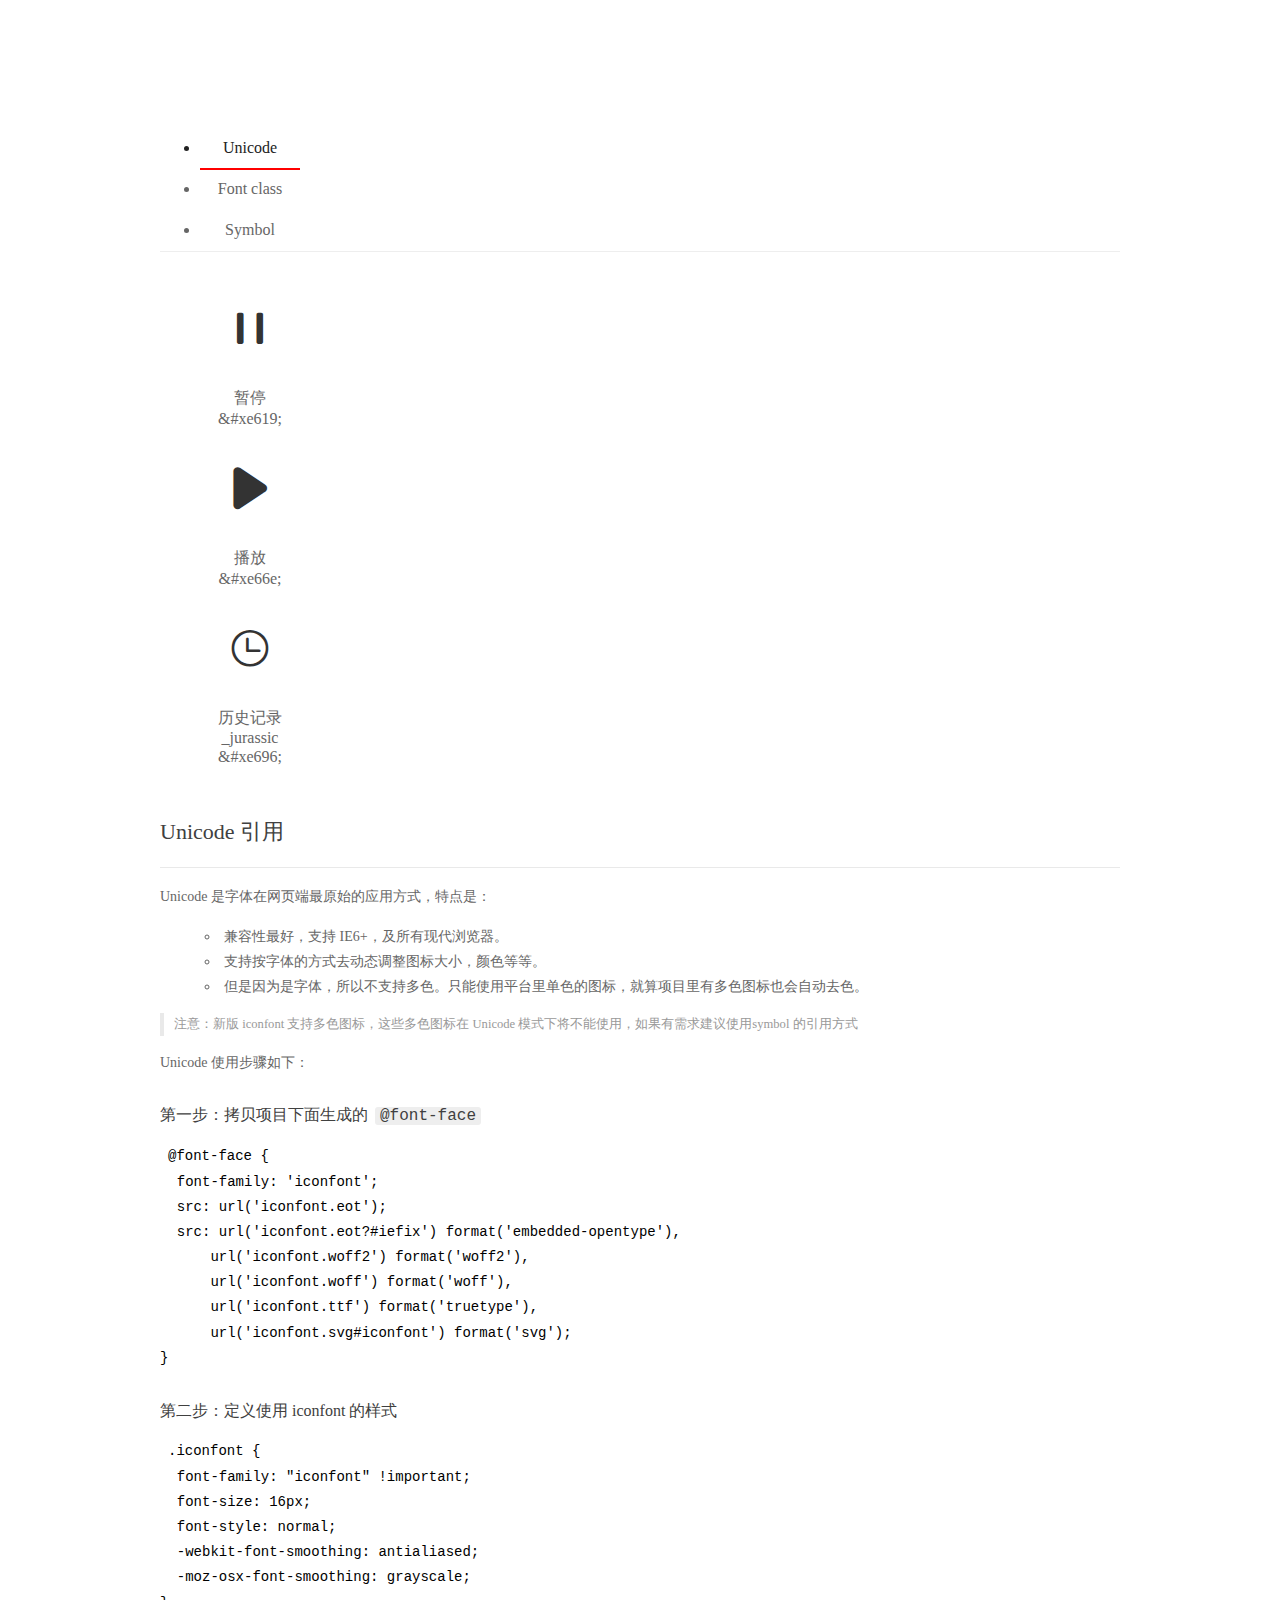
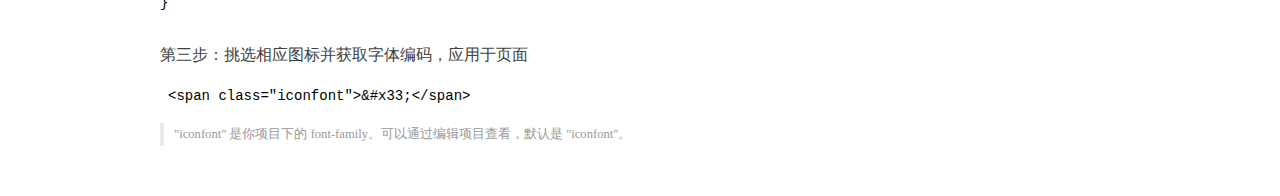
<file: music/font_57cuezkjuki/demo_index.html>
<!DOCTYPE html>
<html>
<head>
  <meta charset="utf-8"/>
  <title>IconFont Demo</title>
  <link rel="shortcut icon" href="https://img.alicdn.com/tps/i4/TB1_oz6GVXXXXaFXpXXJDFnIXXX-64-64.ico" type="image/x-icon"/>
  <link rel="stylesheet" href="https://g.alicdn.com/thx/cube/1.3.2/cube.min.css">
  <link rel="stylesheet" href="demo.css">
  <link rel="stylesheet" href="iconfont.css">
  <script src="iconfont.js"></script>
  <!-- jQuery -->
  <script src="https://a1.alicdn.com/oss/uploads/2018/12/26/7bfddb60-08e8-11e9-9b04-53e73bb6408b.js"></script>
  <!-- 代码高亮 -->
  <script src="https://a1.alicdn.com/oss/uploads/2018/12/26/a3f714d0-08e6-11e9-8a15-ebf944d7534c.js"></script>
</head>
<body>
  <div class="main">
    <h1 class="logo"><a href="https://www.iconfont.cn/" title="iconfont 首页" target="_blank">&#xe86b;</a></h1>
    <div class="nav-tabs">
      <ul id="tabs" class="dib-box">
        <li class="dib active"><span>Unicode</span></li>
        <li class="dib"><span>Font class</span></li>
        <li class="dib"><span>Symbol</span></li>
      </ul>
      
    </div>
    <div class="tab-container">
      <div class="content unicode" style="display: block;">
          <ul class="icon_lists dib-box">
          
            <li class="dib">
              <span class="icon iconfont">&#xe619;</span>
                <div class="name">暂停</div>
                <div class="code-name">&amp;#xe619;</div>
              </li>
          
            <li class="dib">
              <span class="icon iconfont">&#xe66e;</span>
                <div class="name">播放</div>
                <div class="code-name">&amp;#xe66e;</div>
              </li>
          
            <li class="dib">
              <span class="icon iconfont">&#xe696;</span>
                <div class="name">历史记录_jurassic</div>
                <div class="code-name">&amp;#xe696;</div>
              </li>
          
          </ul>
          <div class="article markdown">
          <h2 id="unicode-">Unicode 引用</h2>
          <hr>

          <p>Unicode 是字体在网页端最原始的应用方式，特点是：</p>
          <ul>
            <li>兼容性最好，支持 IE6+，及所有现代浏览器。</li>
            <li>支持按字体的方式去动态调整图标大小，颜色等等。</li>
            <li>但是因为是字体，所以不支持多色。只能使用平台里单色的图标，就算项目里有多色图标也会自动去色。</li>
          </ul>
          <blockquote>
            <p>注意：新版 iconfont 支持多色图标，这些多色图标在 Unicode 模式下将不能使用，如果有需求建议使用symbol 的引用方式</p>
          </blockquote>
          <p>Unicode 使用步骤如下：</p>
          <h3 id="-font-face">第一步：拷贝项目下面生成的 <code>@font-face</code></h3>
<pre><code class="language-css"
>@font-face {
  font-family: 'iconfont';
  src: url('iconfont.eot');
  src: url('iconfont.eot?#iefix') format('embedded-opentype'),
      url('iconfont.woff2') format('woff2'),
      url('iconfont.woff') format('woff'),
      url('iconfont.ttf') format('truetype'),
      url('iconfont.svg#iconfont') format('svg');
}
</code></pre>
          <h3 id="-iconfont-">第二步：定义使用 iconfont 的样式</h3>
<pre><code class="language-css"
>.iconfont {
  font-family: "iconfont" !important;
  font-size: 16px;
  font-style: normal;
  -webkit-font-smoothing: antialiased;
  -moz-osx-font-smoothing: grayscale;
}
</code></pre>
          <h3 id="-">第三步：挑选相应图标并获取字体编码，应用于页面</h3>
<pre>
<code class="language-html"
>&lt;span class="iconfont"&gt;&amp;#x33;&lt;/span&gt;
</code></pre>
          <blockquote>
            <p>"iconfont" 是你项目下的 font-family。可以通过编辑项目查看，默认是 "iconfont"。</p>
          </blockquote>
          </div>
      </div>
      <div class="content font-class">
        <ul class="icon_lists dib-box">
          
          <li class="dib">
            <span class="icon iconfont icon-zanting"></span>
            <div class="name">
              暂停
            </div>
            <div class="code-name">.icon-zanting
            </div>
          </li>
          
          <li class="dib">
            <span class="icon iconfont icon-bofang"></span>
            <div class="name">
              播放
            </div>
            <div class="code-name">.icon-bofang
            </div>
          </li>
          
          <li class="dib">
            <span class="icon iconfont icon-jurassic_wait"></span>
            <div class="name">
              历史记录_jurassic
            </div>
            <div class="code-name">.icon-jurassic_wait
            </div>
          </li>
          
        </ul>
        <div class="article markdown">
        <h2 id="font-class-">font-class 引用</h2>
        <hr>

        <p>font-class 是 Unicode 使用方式的一种变种，主要是解决 Unicode 书写不直观，语意不明确的问题。</p>
        <p>与 Unicode 使用方式相比，具有如下特点：</p>
        <ul>
          <li>兼容性良好，支持 IE8+，及所有现代浏览器。</li>
          <li>相比于 Unicode 语意明确，书写更直观。可以很容易分辨这个 icon 是什么。</li>
          <li>因为使用 class 来定义图标，所以当要替换图标时，只需要修改 class 里面的 Unicode 引用。</li>
          <li>不过因为本质上还是使用的字体，所以多色图标还是不支持的。</li>
        </ul>
        <p>使用步骤如下：</p>
        <h3 id="-fontclass-">第一步：引入项目下面生成的 fontclass 代码：</h3>
<pre><code class="language-html">&lt;link rel="stylesheet" href="./iconfont.css"&gt;
</code></pre>
        <h3 id="-">第二步：挑选相应图标并获取类名，应用于页面：</h3>
<pre><code class="language-html">&lt;span class="iconfont icon-xxx"&gt;&lt;/span&gt;
</code></pre>
        <blockquote>
          <p>"
            iconfont" 是你项目下的 font-family。可以通过编辑项目查看，默认是 "iconfont"。</p>
        </blockquote>
      </div>
      </div>
      <div class="content symbol">
          <ul class="icon_lists dib-box">
          
            <li class="dib">
                <svg class="icon svg-icon" aria-hidden="true">
                  <use xlink:href="#icon-zanting"></use>
                </svg>
                <div class="name">暂停</div>
                <div class="code-name">#icon-zanting</div>
            </li>
          
            <li class="dib">
                <svg class="icon svg-icon" aria-hidden="true">
                  <use xlink:href="#icon-bofang"></use>
                </svg>
                <div class="name">播放</div>
                <div class="code-name">#icon-bofang</div>
            </li>
          
            <li class="dib">
                <svg class="icon svg-icon" aria-hidden="true">
                  <use xlink:href="#icon-jurassic_wait"></use>
                </svg>
                <div class="name">历史记录_jurassic</div>
                <div class="code-name">#icon-jurassic_wait</div>
            </li>
          
          </ul>
          <div class="article markdown">
          <h2 id="symbol-">Symbol 引用</h2>
          <hr>

          <p>这是一种全新的使用方式，应该说这才是未来的主流，也是平台目前推荐的用法。相关介绍可以参考这篇<a href="">文章</a>
            这种用法其实是做了一个 SVG 的集合，与另外两种相比具有如下特点：</p>
          <ul>
            <li>支持多色图标了，不再受单色限制。</li>
            <li>通过一些技巧，支持像字体那样，通过 <code>font-size</code>, <code>color</code> 来调整样式。</li>
            <li>兼容性较差，支持 IE9+，及现代浏览器。</li>
            <li>浏览器渲染 SVG 的性能一般，还不如 png。</li>
          </ul>
          <p>使用步骤如下：</p>
          <h3 id="-symbol-">第一步：引入项目下面生成的 symbol 代码：</h3>
<pre><code class="language-html">&lt;script src="./iconfont.js"&gt;&lt;/script&gt;
</code></pre>
          <h3 id="-css-">第二步：加入通用 CSS 代码（引入一次就行）：</h3>
<pre><code class="language-html">&lt;style&gt;
.icon {
  width: 1em;
  height: 1em;
  vertical-align: -0.15em;
  fill: currentColor;
  overflow: hidden;
}
&lt;/style&gt;
</code></pre>
          <h3 id="-">第三步：挑选相应图标并获取类名，应用于页面：</h3>
<pre><code class="language-html">&lt;svg class="icon" aria-hidden="true"&gt;
  &lt;use xlink:href="#icon-xxx"&gt;&lt;/use&gt;
&lt;/svg&gt;
</code></pre>
          </div>
      </div>

    </div>
  </div>
  <script>
  $(document).ready(function () {
      $('.tab-container .content:first').show()

      $('#tabs li').click(function (e) {
        var tabContent = $('.tab-container .content')
        var index = $(this).index()

        if ($(this).hasClass('active')) {
          return
        } else {
          $('#tabs li').removeClass('active')
          $(this).addClass('active')

          tabContent.hide().eq(index).fadeIn()
        }
      })
    })
  </script>
</body>
</html>
</file>
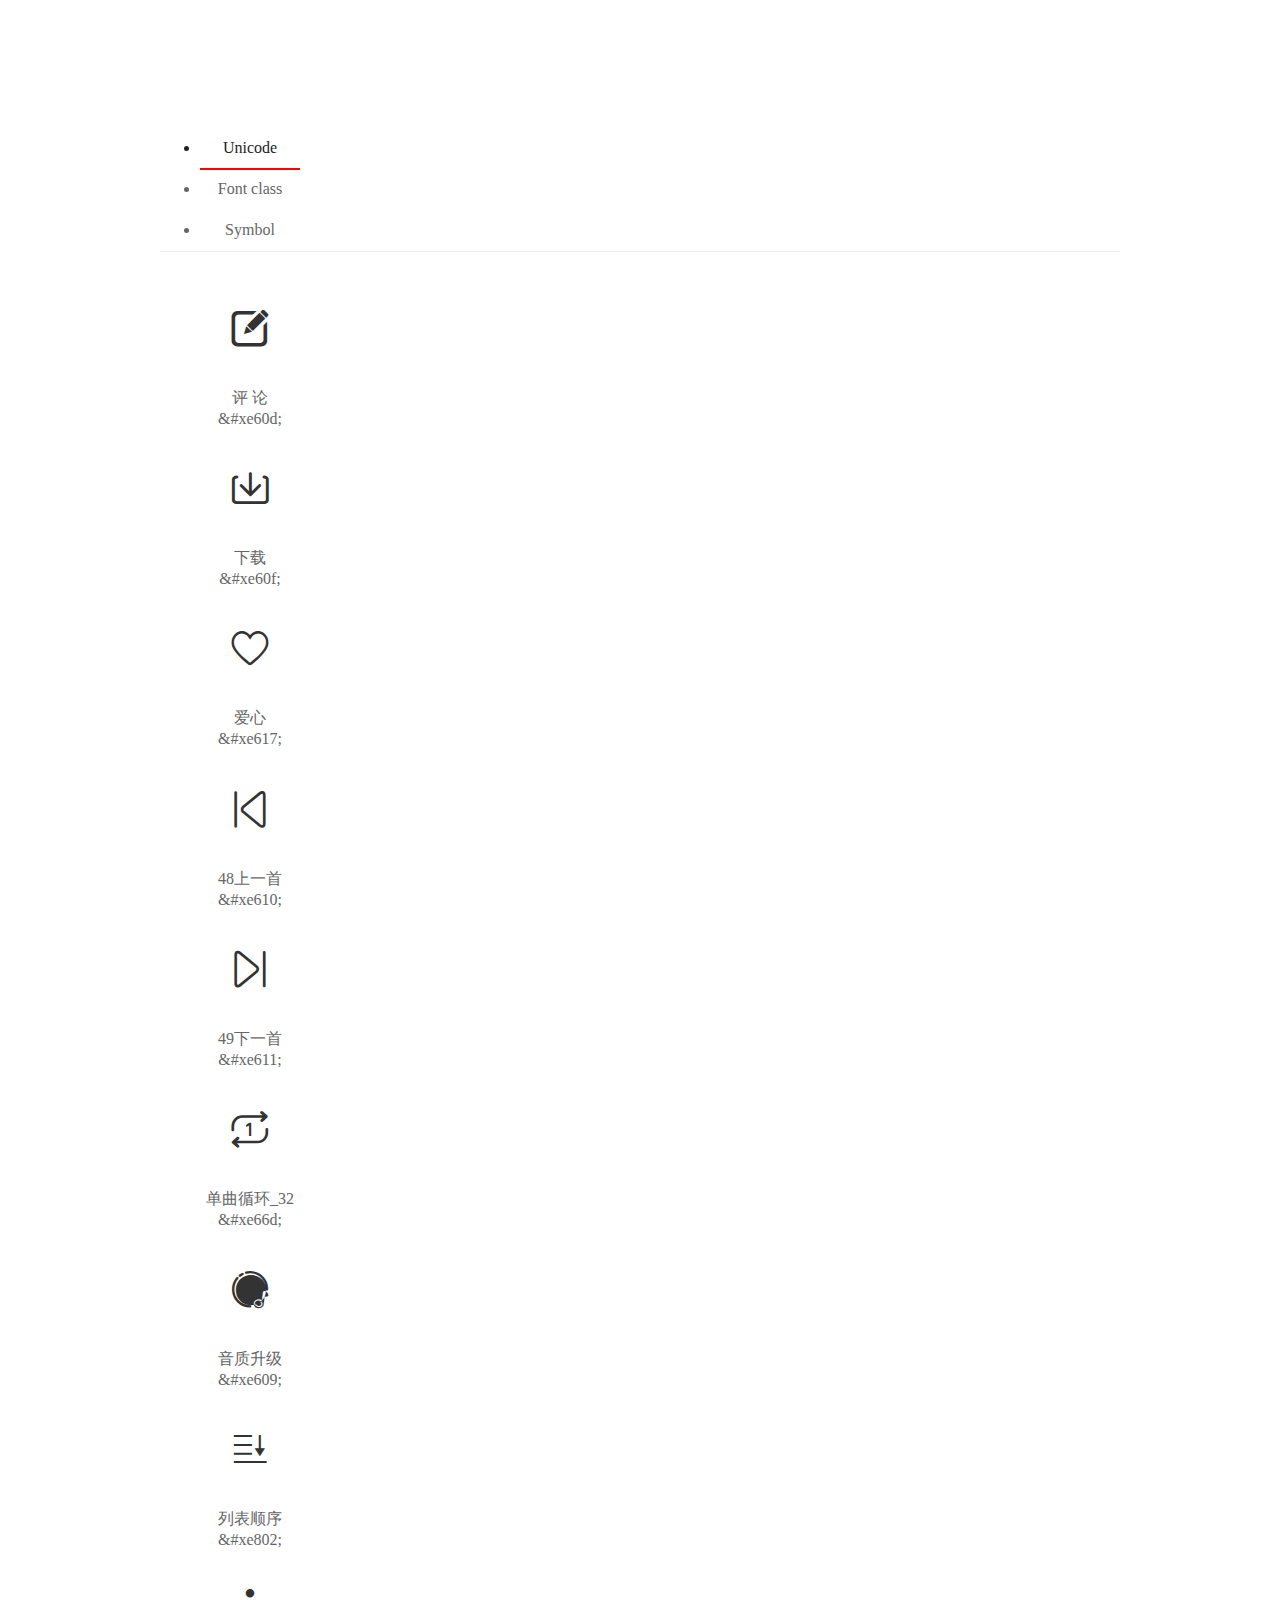
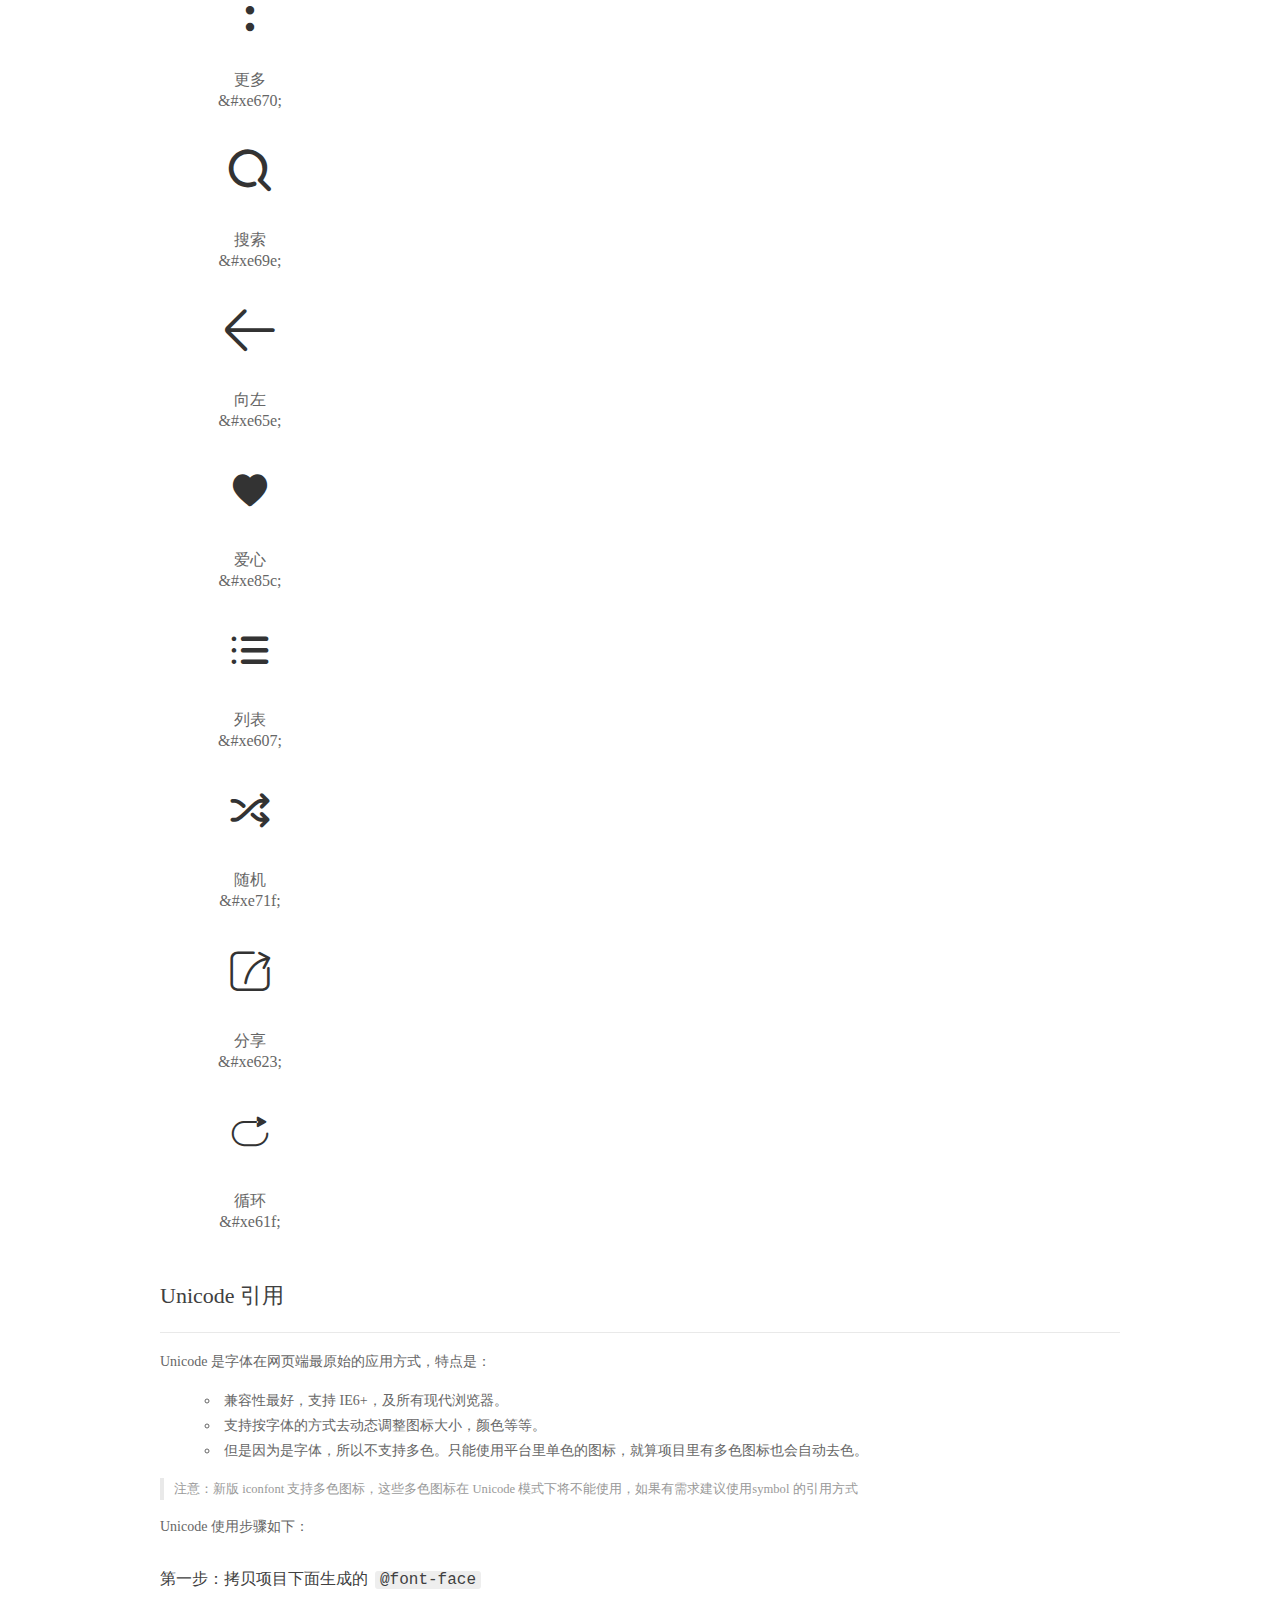
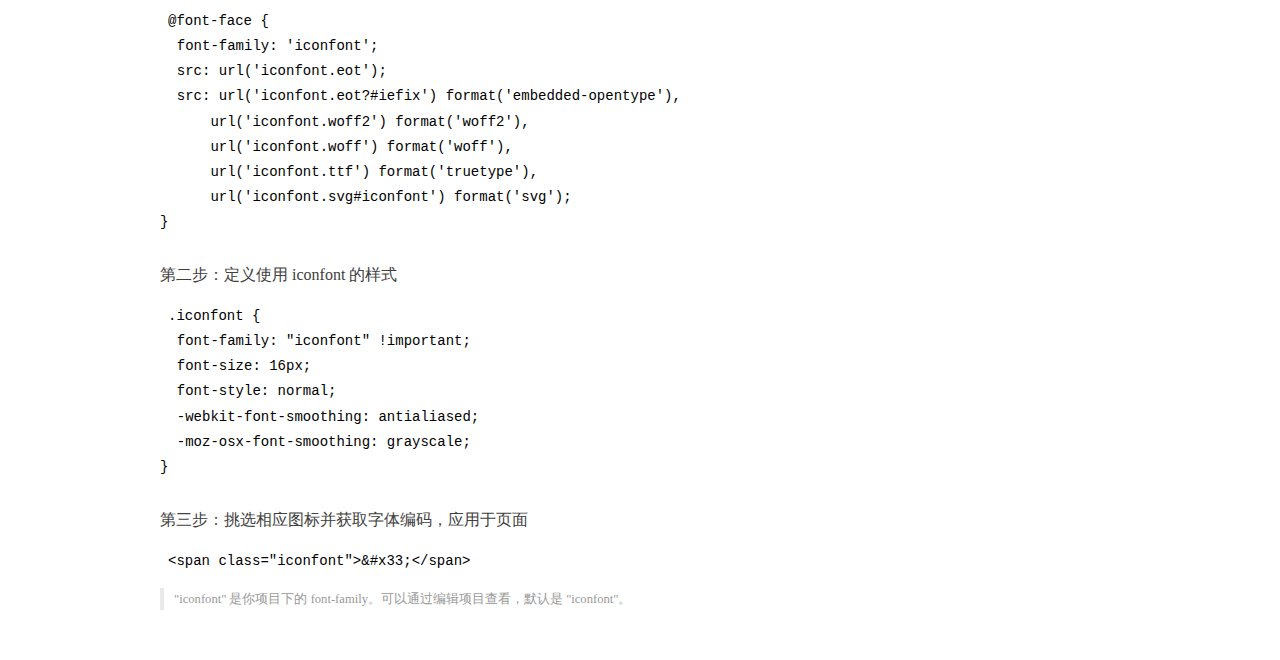
<file: music/font_5f2q20r25ia/demo_index.html>
<!DOCTYPE html>
<html>
<head>
  <meta charset="utf-8"/>
  <title>IconFont Demo</title>
  <link rel="shortcut icon" href="https://img.alicdn.com/tps/i4/TB1_oz6GVXXXXaFXpXXJDFnIXXX-64-64.ico" type="image/x-icon"/>
  <link rel="stylesheet" href="https://g.alicdn.com/thx/cube/1.3.2/cube.min.css">
  <link rel="stylesheet" href="demo.css">
  <link rel="stylesheet" href="iconfont.css">
  <script src="iconfont.js"></script>
  <!-- jQuery -->
  <script src="https://a1.alicdn.com/oss/uploads/2018/12/26/7bfddb60-08e8-11e9-9b04-53e73bb6408b.js"></script>
  <!-- 代码高亮 -->
  <script src="https://a1.alicdn.com/oss/uploads/2018/12/26/a3f714d0-08e6-11e9-8a15-ebf944d7534c.js"></script>
</head>
<body>
  <div class="main">
    <h1 class="logo"><a href="https://www.iconfont.cn/" title="iconfont 首页" target="_blank">&#xe86b;</a></h1>
    <div class="nav-tabs">
      <ul id="tabs" class="dib-box">
        <li class="dib active"><span>Unicode</span></li>
        <li class="dib"><span>Font class</span></li>
        <li class="dib"><span>Symbol</span></li>
      </ul>
      
    </div>
    <div class="tab-container">
      <div class="content unicode" style="display: block;">
          <ul class="icon_lists dib-box">
          
            <li class="dib">
              <span class="icon iconfont">&#xe60d;</span>
                <div class="name">评 论</div>
                <div class="code-name">&amp;#xe60d;</div>
              </li>
          
            <li class="dib">
              <span class="icon iconfont">&#xe60f;</span>
                <div class="name">下载</div>
                <div class="code-name">&amp;#xe60f;</div>
              </li>
          
            <li class="dib">
              <span class="icon iconfont">&#xe617;</span>
                <div class="name">爱心</div>
                <div class="code-name">&amp;#xe617;</div>
              </li>
          
            <li class="dib">
              <span class="icon iconfont">&#xe610;</span>
                <div class="name">48上一首</div>
                <div class="code-name">&amp;#xe610;</div>
              </li>
          
            <li class="dib">
              <span class="icon iconfont">&#xe611;</span>
                <div class="name">49下一首</div>
                <div class="code-name">&amp;#xe611;</div>
              </li>
          
            <li class="dib">
              <span class="icon iconfont">&#xe66d;</span>
                <div class="name">单曲循环_32</div>
                <div class="code-name">&amp;#xe66d;</div>
              </li>
          
            <li class="dib">
              <span class="icon iconfont">&#xe609;</span>
                <div class="name">音质升级</div>
                <div class="code-name">&amp;#xe609;</div>
              </li>
          
            <li class="dib">
              <span class="icon iconfont">&#xe802;</span>
                <div class="name">列表顺序</div>
                <div class="code-name">&amp;#xe802;</div>
              </li>
          
            <li class="dib">
              <span class="icon iconfont">&#xe670;</span>
                <div class="name">更多</div>
                <div class="code-name">&amp;#xe670;</div>
              </li>
          
            <li class="dib">
              <span class="icon iconfont">&#xe69e;</span>
                <div class="name">搜索</div>
                <div class="code-name">&amp;#xe69e;</div>
              </li>
          
            <li class="dib">
              <span class="icon iconfont">&#xe65e;</span>
                <div class="name">向左</div>
                <div class="code-name">&amp;#xe65e;</div>
              </li>
          
            <li class="dib">
              <span class="icon iconfont">&#xe85c;</span>
                <div class="name">爱心</div>
                <div class="code-name">&amp;#xe85c;</div>
              </li>
          
            <li class="dib">
              <span class="icon iconfont">&#xe607;</span>
                <div class="name">列表</div>
                <div class="code-name">&amp;#xe607;</div>
              </li>
          
            <li class="dib">
              <span class="icon iconfont">&#xe71f;</span>
                <div class="name">随机</div>
                <div class="code-name">&amp;#xe71f;</div>
              </li>
          
            <li class="dib">
              <span class="icon iconfont">&#xe623;</span>
                <div class="name">分享</div>
                <div class="code-name">&amp;#xe623;</div>
              </li>
          
            <li class="dib">
              <span class="icon iconfont">&#xe61f;</span>
                <div class="name">循环</div>
                <div class="code-name">&amp;#xe61f;</div>
              </li>
          
          </ul>
          <div class="article markdown">
          <h2 id="unicode-">Unicode 引用</h2>
          <hr>

          <p>Unicode 是字体在网页端最原始的应用方式，特点是：</p>
          <ul>
            <li>兼容性最好，支持 IE6+，及所有现代浏览器。</li>
            <li>支持按字体的方式去动态调整图标大小，颜色等等。</li>
            <li>但是因为是字体，所以不支持多色。只能使用平台里单色的图标，就算项目里有多色图标也会自动去色。</li>
          </ul>
          <blockquote>
            <p>注意：新版 iconfont 支持多色图标，这些多色图标在 Unicode 模式下将不能使用，如果有需求建议使用symbol 的引用方式</p>
          </blockquote>
          <p>Unicode 使用步骤如下：</p>
          <h3 id="-font-face">第一步：拷贝项目下面生成的 <code>@font-face</code></h3>
<pre><code class="language-css"
>@font-face {
  font-family: 'iconfont';
  src: url('iconfont.eot');
  src: url('iconfont.eot?#iefix') format('embedded-opentype'),
      url('iconfont.woff2') format('woff2'),
      url('iconfont.woff') format('woff'),
      url('iconfont.ttf') format('truetype'),
      url('iconfont.svg#iconfont') format('svg');
}
</code></pre>
          <h3 id="-iconfont-">第二步：定义使用 iconfont 的样式</h3>
<pre><code class="language-css"
>.iconfont {
  font-family: "iconfont" !important;
  font-size: 16px;
  font-style: normal;
  -webkit-font-smoothing: antialiased;
  -moz-osx-font-smoothing: grayscale;
}
</code></pre>
          <h3 id="-">第三步：挑选相应图标并获取字体编码，应用于页面</h3>
<pre>
<code class="language-html"
>&lt;span class="iconfont"&gt;&amp;#x33;&lt;/span&gt;
</code></pre>
          <blockquote>
            <p>"iconfont" 是你项目下的 font-family。可以通过编辑项目查看，默认是 "iconfont"。</p>
          </blockquote>
          </div>
      </div>
      <div class="content font-class">
        <ul class="icon_lists dib-box">
          
          <li class="dib">
            <span class="icon iconfont icon-pinglun"></span>
            <div class="name">
              评 论
            </div>
            <div class="code-name">.icon-pinglun
            </div>
          </li>
          
          <li class="dib">
            <span class="icon iconfont icon-xiazai"></span>
            <div class="name">
              下载
            </div>
            <div class="code-name">.icon-xiazai
            </div>
          </li>
          
          <li class="dib">
            <span class="icon iconfont icon-aixin"></span>
            <div class="name">
              爱心
            </div>
            <div class="code-name">.icon-aixin
            </div>
          </li>
          
          <li class="dib">
            <span class="icon iconfont icon-48shangyishou"></span>
            <div class="name">
              48上一首
            </div>
            <div class="code-name">.icon-48shangyishou
            </div>
          </li>
          
          <li class="dib">
            <span class="icon iconfont icon-49xiayishou"></span>
            <div class="name">
              49下一首
            </div>
            <div class="code-name">.icon-49xiayishou
            </div>
          </li>
          
          <li class="dib">
            <span class="icon iconfont icon-danquxunhuan"></span>
            <div class="name">
              单曲循环_32
            </div>
            <div class="code-name">.icon-danquxunhuan
            </div>
          </li>
          
          <li class="dib">
            <span class="icon iconfont icon-yinzhishengji"></span>
            <div class="name">
              音质升级
            </div>
            <div class="code-name">.icon-yinzhishengji
            </div>
          </li>
          
          <li class="dib">
            <span class="icon iconfont icon-liebiaoshunxu"></span>
            <div class="name">
              列表顺序
            </div>
            <div class="code-name">.icon-liebiaoshunxu
            </div>
          </li>
          
          <li class="dib">
            <span class="icon iconfont icon-gengduo"></span>
            <div class="name">
              更多
            </div>
            <div class="code-name">.icon-gengduo
            </div>
          </li>
          
          <li class="dib">
            <span class="icon iconfont icon-sousuo"></span>
            <div class="name">
              搜索
            </div>
            <div class="code-name">.icon-sousuo
            </div>
          </li>
          
          <li class="dib">
            <span class="icon iconfont icon-xiangzuo"></span>
            <div class="name">
              向左
            </div>
            <div class="code-name">.icon-xiangzuo
            </div>
          </li>
          
          <li class="dib">
            <span class="icon iconfont icon-aixin1"></span>
            <div class="name">
              爱心
            </div>
            <div class="code-name">.icon-aixin1
            </div>
          </li>
          
          <li class="dib">
            <span class="icon iconfont icon-liebiao"></span>
            <div class="name">
              列表
            </div>
            <div class="code-name">.icon-liebiao
            </div>
          </li>
          
          <li class="dib">
            <span class="icon iconfont icon-suiji"></span>
            <div class="name">
              随机
            </div>
            <div class="code-name">.icon-suiji
            </div>
          </li>
          
          <li class="dib">
            <span class="icon iconfont icon-fenxiang"></span>
            <div class="name">
              分享
            </div>
            <div class="code-name">.icon-fenxiang
            </div>
          </li>
          
          <li class="dib">
            <span class="icon iconfont icon-xunhuan"></span>
            <div class="name">
              循环
            </div>
            <div class="code-name">.icon-xunhuan
            </div>
          </li>
          
        </ul>
        <div class="article markdown">
        <h2 id="font-class-">font-class 引用</h2>
        <hr>

        <p>font-class 是 Unicode 使用方式的一种变种，主要是解决 Unicode 书写不直观，语意不明确的问题。</p>
        <p>与 Unicode 使用方式相比，具有如下特点：</p>
        <ul>
          <li>兼容性良好，支持 IE8+，及所有现代浏览器。</li>
          <li>相比于 Unicode 语意明确，书写更直观。可以很容易分辨这个 icon 是什么。</li>
          <li>因为使用 class 来定义图标，所以当要替换图标时，只需要修改 class 里面的 Unicode 引用。</li>
          <li>不过因为本质上还是使用的字体，所以多色图标还是不支持的。</li>
        </ul>
        <p>使用步骤如下：</p>
        <h3 id="-fontclass-">第一步：引入项目下面生成的 fontclass 代码：</h3>
<pre><code class="language-html">&lt;link rel="stylesheet" href="./iconfont.css"&gt;
</code></pre>
        <h3 id="-">第二步：挑选相应图标并获取类名，应用于页面：</h3>
<pre><code class="language-html">&lt;span class="iconfont icon-xxx"&gt;&lt;/span&gt;
</code></pre>
        <blockquote>
          <p>"
            iconfont" 是你项目下的 font-family。可以通过编辑项目查看，默认是 "iconfont"。</p>
        </blockquote>
      </div>
      </div>
      <div class="content symbol">
          <ul class="icon_lists dib-box">
          
            <li class="dib">
                <svg class="icon svg-icon" aria-hidden="true">
                  <use xlink:href="#icon-pinglun"></use>
                </svg>
                <div class="name">评 论</div>
                <div class="code-name">#icon-pinglun</div>
            </li>
          
            <li class="dib">
                <svg class="icon svg-icon" aria-hidden="true">
                  <use xlink:href="#icon-xiazai"></use>
                </svg>
                <div class="name">下载</div>
                <div class="code-name">#icon-xiazai</div>
            </li>
          
            <li class="dib">
                <svg class="icon svg-icon" aria-hidden="true">
                  <use xlink:href="#icon-aixin"></use>
                </svg>
                <div class="name">爱心</div>
                <div class="code-name">#icon-aixin</div>
            </li>
          
            <li class="dib">
                <svg class="icon svg-icon" aria-hidden="true">
                  <use xlink:href="#icon-48shangyishou"></use>
                </svg>
                <div class="name">48上一首</div>
                <div class="code-name">#icon-48shangyishou</div>
            </li>
          
            <li class="dib">
                <svg class="icon svg-icon" aria-hidden="true">
                  <use xlink:href="#icon-49xiayishou"></use>
                </svg>
                <div class="name">49下一首</div>
                <div class="code-name">#icon-49xiayishou</div>
            </li>
          
            <li class="dib">
                <svg class="icon svg-icon" aria-hidden="true">
                  <use xlink:href="#icon-danquxunhuan"></use>
                </svg>
                <div class="name">单曲循环_32</div>
                <div class="code-name">#icon-danquxunhuan</div>
            </li>
          
            <li class="dib">
                <svg class="icon svg-icon" aria-hidden="true">
                  <use xlink:href="#icon-yinzhishengji"></use>
                </svg>
                <div class="name">音质升级</div>
                <div class="code-name">#icon-yinzhishengji</div>
            </li>
          
            <li class="dib">
                <svg class="icon svg-icon" aria-hidden="true">
                  <use xlink:href="#icon-liebiaoshunxu"></use>
                </svg>
                <div class="name">列表顺序</div>
                <div class="code-name">#icon-liebiaoshunxu</div>
            </li>
          
            <li class="dib">
                <svg class="icon svg-icon" aria-hidden="true">
                  <use xlink:href="#icon-gengduo"></use>
                </svg>
                <div class="name">更多</div>
                <div class="code-name">#icon-gengduo</div>
            </li>
          
            <li class="dib">
                <svg class="icon svg-icon" aria-hidden="true">
                  <use xlink:href="#icon-sousuo"></use>
                </svg>
                <div class="name">搜索</div>
                <div class="code-name">#icon-sousuo</div>
            </li>
          
            <li class="dib">
                <svg class="icon svg-icon" aria-hidden="true">
                  <use xlink:href="#icon-xiangzuo"></use>
                </svg>
                <div class="name">向左</div>
                <div class="code-name">#icon-xiangzuo</div>
            </li>
          
            <li class="dib">
                <svg class="icon svg-icon" aria-hidden="true">
                  <use xlink:href="#icon-aixin1"></use>
                </svg>
                <div class="name">爱心</div>
                <div class="code-name">#icon-aixin1</div>
            </li>
          
            <li class="dib">
                <svg class="icon svg-icon" aria-hidden="true">
                  <use xlink:href="#icon-liebiao"></use>
                </svg>
                <div class="name">列表</div>
                <div class="code-name">#icon-liebiao</div>
            </li>
          
            <li class="dib">
                <svg class="icon svg-icon" aria-hidden="true">
                  <use xlink:href="#icon-suiji"></use>
                </svg>
                <div class="name">随机</div>
                <div class="code-name">#icon-suiji</div>
            </li>
          
            <li class="dib">
                <svg class="icon svg-icon" aria-hidden="true">
                  <use xlink:href="#icon-fenxiang"></use>
                </svg>
                <div class="name">分享</div>
                <div class="code-name">#icon-fenxiang</div>
            </li>
          
            <li class="dib">
                <svg class="icon svg-icon" aria-hidden="true">
                  <use xlink:href="#icon-xunhuan"></use>
                </svg>
                <div class="name">循环</div>
                <div class="code-name">#icon-xunhuan</div>
            </li>
          
          </ul>
          <div class="article markdown">
          <h2 id="symbol-">Symbol 引用</h2>
          <hr>

          <p>这是一种全新的使用方式，应该说这才是未来的主流，也是平台目前推荐的用法。相关介绍可以参考这篇<a href="">文章</a>
            这种用法其实是做了一个 SVG 的集合，与另外两种相比具有如下特点：</p>
          <ul>
            <li>支持多色图标了，不再受单色限制。</li>
            <li>通过一些技巧，支持像字体那样，通过 <code>font-size</code>, <code>color</code> 来调整样式。</li>
            <li>兼容性较差，支持 IE9+，及现代浏览器。</li>
            <li>浏览器渲染 SVG 的性能一般，还不如 png。</li>
          </ul>
          <p>使用步骤如下：</p>
          <h3 id="-symbol-">第一步：引入项目下面生成的 symbol 代码：</h3>
<pre><code class="language-html">&lt;script src="./iconfont.js"&gt;&lt;/script&gt;
</code></pre>
          <h3 id="-css-">第二步：加入通用 CSS 代码（引入一次就行）：</h3>
<pre><code class="language-html">&lt;style&gt;
.icon {
  width: 1em;
  height: 1em;
  vertical-align: -0.15em;
  fill: currentColor;
  overflow: hidden;
}
&lt;/style&gt;
</code></pre>
          <h3 id="-">第三步：挑选相应图标并获取类名，应用于页面：</h3>
<pre><code class="language-html">&lt;svg class="icon" aria-hidden="true"&gt;
  &lt;use xlink:href="#icon-xxx"&gt;&lt;/use&gt;
&lt;/svg&gt;
</code></pre>
          </div>
      </div>

    </div>
  </div>
  <script>
  $(document).ready(function () {
      $('.tab-container .content:first').show()

      $('#tabs li').click(function (e) {
        var tabContent = $('.tab-container .content')
        var index = $(this).index()

        if ($(this).hasClass('active')) {
          return
        } else {
          $('#tabs li').removeClass('active')
          $(this).addClass('active')

          tabContent.hide().eq(index).fadeIn()
        }
      })
    })
  </script>
</body>
</html>
</file>
<file: music/font_57cuezkjuki/demo.css>
/* Logo 字体 */
@font-face {
  font-family: "iconfont logo";
  src: url('https://at.alicdn.com/t/font_985780_km7mi63cihi.eot?t=1545807318834');
  src: url('https://at.alicdn.com/t/font_985780_km7mi63cihi.eot?t=1545807318834#iefix') format('embedded-opentype'),
    url('https://at.alicdn.com/t/font_985780_km7mi63cihi.woff?t=1545807318834') format('woff'),
    url('https://at.alicdn.com/t/font_985780_km7mi63cihi.ttf?t=1545807318834') format('truetype'),
    url('https://at.alicdn.com/t/font_985780_km7mi63cihi.svg?t=1545807318834#iconfont') format('svg');
}

.logo {
  font-family: "iconfont logo";
  font-size: 160px;
  font-style: normal;
  -webkit-font-smoothing: antialiased;
  -moz-osx-font-smoothing: grayscale;
}

/* tabs */
.nav-tabs {
  position: relative;
}

.nav-tabs .nav-more {
  position: absolute;
  right: 0;
  bottom: 0;
  height: 42px;
  line-height: 42px;
  color: #666;
}

#tabs {
  border-bottom: 1px solid #eee;
}

#tabs li {
  cursor: pointer;
  width: 100px;
  height: 40px;
  line-height: 40px;
  text-align: center;
  font-size: 16px;
  border-bottom: 2px solid transparent;
  position: relative;
  z-index: 1;
  margin-bottom: -1px;
  color: #666;
}


#tabs .active {
  border-bottom-color: #f00;
  color: #222;
}

.tab-container .content {
  display: none;
}

/* 页面布局 */
.main {
  padding: 30px 100px;
  width: 960px;
  margin: 0 auto;
}

.main .logo {
  color: #333;
  text-align: left;
  margin-bottom: 30px;
  line-height: 1;
  height: 110px;
  margin-top: -50px;
  overflow: hidden;
  *zoom: 1;
}

.main .logo a {
  font-size: 160px;
  color: #333;
}

.helps {
  margin-top: 40px;
}

.helps pre {
  padding: 20px;
  margin: 10px 0;
  border: solid 1px #e7e1cd;
  background-color: #fffdef;
  overflow: auto;
}

.icon_lists {
  width: 100% !important;
  overflow: hidden;
  *zoom: 1;
}

.icon_lists li {
  width: 100px;
  margin-bottom: 10px;
  margin-right: 20px;
  text-align: center;
  list-style: none !important;
  cursor: default;
}

.icon_lists li .code-name {
  line-height: 1.2;
}

.icon_lists .icon {
  display: block;
  height: 100px;
  line-height: 100px;
  font-size: 42px;
  margin: 10px auto;
  color: #333;
  -webkit-transition: font-size 0.25s linear, width 0.25s linear;
  -moz-transition: font-size 0.25s linear, width 0.25s linear;
  transition: font-size 0.25s linear, width 0.25s linear;
}

.icon_lists .icon:hover {
  font-size: 100px;
}

.icon_lists .svg-icon {
  /* 通过设置 font-size 来改变图标大小 */
  width: 1em;
  /* 图标和文字相邻时，垂直对齐 */
  vertical-align: -0.15em;
  /* 通过设置 color 来改变 SVG 的颜色/fill */
  fill: currentColor;
  /* path 和 stroke 溢出 viewBox 部分在 IE 下会显示
      normalize.css 中也包含这行 */
  overflow: hidden;
}

.icon_lists li .name,
.icon_lists li .code-name {
  color: #666;
}

/* markdown 样式 */
.markdown {
  color: #666;
  font-size: 14px;
  line-height: 1.8;
}

.highlight {
  line-height: 1.5;
}

.markdown img {
  vertical-align: middle;
  max-width: 100%;
}

.markdown h1 {
  color: #404040;
  font-weight: 500;
  line-height: 40px;
  margin-bottom: 24px;
}

.markdown h2,
.markdown h3,
.markdown h4,
.markdown h5,
.markdown h6 {
  color: #404040;
  margin: 1.6em 0 0.6em 0;
  font-weight: 500;
  clear: both;
}

.markdown h1 {
  font-size: 28px;
}

.markdown h2 {
  font-size: 22px;
}

.markdown h3 {
  font-size: 16px;
}

.markdown h4 {
  font-size: 14px;
}

.markdown h5 {
  font-size: 12px;
}

.markdown h6 {
  font-size: 12px;
}

.markdown hr {
  height: 1px;
  border: 0;
  background: #e9e9e9;
  margin: 16px 0;
  clear: both;
}

.markdown p {
  margin: 1em 0;
}

.markdown>p,
.markdown>blockquote,
.markdown>.highlight,
.markdown>ol,
.markdown>ul {
  width: 80%;
}

.markdown ul>li {
  list-style: circle;
}

.markdown>ul li,
.markdown blockquote ul>li {
  margin-left: 20px;
  padding-left: 4px;
}

.markdown>ul li p,
.markdown>ol li p {
  margin: 0.6em 0;
}

.markdown ol>li {
  list-style: decimal;
}

.markdown>ol li,
.markdown blockquote ol>li {
  margin-left: 20px;
  padding-left: 4px;
}

.markdown code {
  margin: 0 3px;
  padding: 0 5px;
  background: #eee;
  border-radius: 3px;
}

.markdown strong,
.markdown b {
  font-weight: 600;
}

.markdown>table {
  border-collapse: collapse;
  border-spacing: 0px;
  empty-cells: show;
  border: 1px solid #e9e9e9;
  width: 95%;
  margin-bottom: 24px;
}

.markdown>table th {
  white-space: nowrap;
  color: #333;
  font-weight: 600;
}

.markdown>table th,
.markdown>table td {
  border: 1px solid #e9e9e9;
  padding: 8px 16px;
  text-align: left;
}

.markdown>table th {
  background: #F7F7F7;
}

.markdown blockquote {
  font-size: 90%;
  color: #999;
  border-left: 4px solid #e9e9e9;
  padding-left: 0.8em;
  margin: 1em 0;
}

.markdown blockquote p {
  margin: 0;
}

.markdown .anchor {
  opacity: 0;
  transition: opacity 0.3s ease;
  margin-left: 8px;
}

.markdown .waiting {
  color: #ccc;
}

.markdown h1:hover .anchor,
.markdown h2:hover .anchor,
.markdown h3:hover .anchor,
.markdown h4:hover .anchor,
.markdown h5:hover .anchor,
.markdown h6:hover .anchor {
  opacity: 1;
  display: inline-block;
}

.markdown>br,
.markdown>p>br {
  clear: both;
}


.hljs {
  display: block;
  background: white;
  padding: 0.5em;
  color: #333333;
  overflow-x: auto;
}

.hljs-comment,
.hljs-meta {
  color: #969896;
}

.hljs-string,
.hljs-variable,
.hljs-template-variable,
.hljs-strong,
.hljs-emphasis,
.hljs-quote {
  color: #df5000;
}

.hljs-keyword,
.hljs-selector-tag,
.hljs-type {
  color: #a71d5d;
}

.hljs-literal,
.hljs-symbol,
.hljs-bullet,
.hljs-attribute {
  color: #0086b3;
}

.hljs-section,
.hljs-name {
  color: #63a35c;
}

.hljs-tag {
  color: #333333;
}

.hljs-title,
.hljs-attr,
.hljs-selector-id,
.hljs-selector-class,
.hljs-selector-attr,
.hljs-selector-pseudo {
  color: #795da3;
}

.hljs-addition {
  color: #55a532;
  background-color: #eaffea;
}

.hljs-deletion {
  color: #bd2c00;
  background-color: #ffecec;
}

.hljs-link {
  text-decoration: underline;
}

/* 代码高亮 */
/* PrismJS 1.15.0
https://prismjs.com/download.html#themes=prism&languages=markup+css+clike+javascript */
/**
 * prism.js default theme for JavaScript, CSS and HTML
 * Based on dabblet (http://dabblet.com)
 * @author Lea Verou
 */
code[class*="language-"],
pre[class*="language-"] {
  color: black;
  background: none;
  text-shadow: 0 1px white;
  font-family: Consolas, Monaco, 'Andale Mono', 'Ubuntu Mono', monospace;
  text-align: left;
  white-space: pre;
  word-spacing: normal;
  word-break: normal;
  word-wrap: normal;
  line-height: 1.5;

  -moz-tab-size: 4;
  -o-tab-size: 4;
  tab-size: 4;

  -webkit-hyphens: none;
  -moz-hyphens: none;
  -ms-hyphens: none;
  hyphens: none;
}

pre[class*="language-"]::-moz-selection,
pre[class*="language-"] ::-moz-selection,
code[class*="language-"]::-moz-selection,
code[class*="language-"] ::-moz-selection {
  text-shadow: none;
  background: #b3d4fc;
}

pre[class*="language-"]::selection,
pre[class*="language-"] ::selection,
code[class*="language-"]::selection,
code[class*="language-"] ::selection {
  text-shadow: none;
  background: #b3d4fc;
}

@media print {

  code[class*="language-"],
  pre[class*="language-"] {
    text-shadow: none;
  }
}

/* Code blocks */
pre[class*="language-"] {
  padding: 1em;
  margin: .5em 0;
  overflow: auto;
}

:not(pre)>code[class*="language-"],
pre[class*="language-"] {
  background: #f5f2f0;
}

/* Inline code */
:not(pre)>code[class*="language-"] {
  padding: .1em;
  border-radius: .3em;
  white-space: normal;
}

.token.comment,
.token.prolog,
.token.doctype,
.token.cdata {
  color: slategray;
}

.token.punctuation {
  color: #999;
}

.namespace {
  opacity: .7;
}

.token.property,
.token.tag,
.token.boolean,
.token.number,
.token.constant,
.token.symbol,
.token.deleted {
  color: #905;
}

.token.selector,
.token.attr-name,
.token.string,
.token.char,
.token.builtin,
.token.inserted {
  color: #690;
}

.token.operator,
.token.entity,
.token.url,
.language-css .token.string,
.style .token.string {
  color: #9a6e3a;
  background: hsla(0, 0%, 100%, .5);
}

.token.atrule,
.token.attr-value,
.token.keyword {
  color: #07a;
}

.token.function,
.token.class-name {
  color: #DD4A68;
}

.token.regex,
.token.important,
.token.variable {
  color: #e90;
}

.token.important,
.token.bold {
  font-weight: bold;
}

.token.italic {
  font-style: italic;
}

.token.entity {
  cursor: help;
}
</file>
<file: music/font_57cuezkjuki/iconfont.css>
@font-face {font-family: "iconfont";
  src: url('iconfont.eot?t=1614042620093'); /* IE9 */
  src: url('iconfont.eot?t=1614042620093#iefix') format('embedded-opentype'), /* IE6-IE8 */
  url('[data-uri]') format('woff2'),
  url('iconfont.woff?t=1614042620093') format('woff'),
  url('iconfont.ttf?t=1614042620093') format('truetype'), /* chrome, firefox, opera, Safari, Android, iOS 4.2+ */
  url('iconfont.svg?t=1614042620093#iconfont') format('svg'); /* iOS 4.1- */
}

.iconfont {
  font-family: "iconfont" !important;
  font-size: 16px;
  font-style: normal;
  -webkit-font-smoothing: antialiased;
  -moz-osx-font-smoothing: grayscale;
}

.icon-zanting:before {
  content: "\e619";
}

.icon-bofang:before {
  content: "\e66e";
}

.icon-jurassic_wait:before {
  content: "\e696";
}
</file>
<file: music/font_5f2q20r25ia/demo.css>
/* Logo 字体 */
@font-face {
  font-family: "iconfont logo";
  src: url('https://at.alicdn.com/t/font_985780_km7mi63cihi.eot?t=1545807318834');
  src: url('https://at.alicdn.com/t/font_985780_km7mi63cihi.eot?t=1545807318834#iefix') format('embedded-opentype'),
    url('https://at.alicdn.com/t/font_985780_km7mi63cihi.woff?t=1545807318834') format('woff'),
    url('https://at.alicdn.com/t/font_985780_km7mi63cihi.ttf?t=1545807318834') format('truetype'),
    url('https://at.alicdn.com/t/font_985780_km7mi63cihi.svg?t=1545807318834#iconfont') format('svg');
}

.logo {
  font-family: "iconfont logo";
  font-size: 160px;
  font-style: normal;
  -webkit-font-smoothing: antialiased;
  -moz-osx-font-smoothing: grayscale;
}

/* tabs */
.nav-tabs {
  position: relative;
}

.nav-tabs .nav-more {
  position: absolute;
  right: 0;
  bottom: 0;
  height: 42px;
  line-height: 42px;
  color: #666;
}

#tabs {
  border-bottom: 1px solid #eee;
}

#tabs li {
  cursor: pointer;
  width: 100px;
  height: 40px;
  line-height: 40px;
  text-align: center;
  font-size: 16px;
  border-bottom: 2px solid transparent;
  position: relative;
  z-index: 1;
  margin-bottom: -1px;
  color: #666;
}


#tabs .active {
  border-bottom-color: #f00;
  color: #222;
}

.tab-container .content {
  display: none;
}

/* 页面布局 */
.main {
  padding: 30px 100px;
  width: 960px;
  margin: 0 auto;
}

.main .logo {
  color: #333;
  text-align: left;
  margin-bottom: 30px;
  line-height: 1;
  height: 110px;
  margin-top: -50px;
  overflow: hidden;
  *zoom: 1;
}

.main .logo a {
  font-size: 160px;
  color: #333;
}

.helps {
  margin-top: 40px;
}

.helps pre {
  padding: 20px;
  margin: 10px 0;
  border: solid 1px #e7e1cd;
  background-color: #fffdef;
  overflow: auto;
}

.icon_lists {
  width: 100% !important;
  overflow: hidden;
  *zoom: 1;
}

.icon_lists li {
  width: 100px;
  margin-bottom: 10px;
  margin-right: 20px;
  text-align: center;
  list-style: none !important;
  cursor: default;
}

.icon_lists li .code-name {
  line-height: 1.2;
}

.icon_lists .icon {
  display: block;
  height: 100px;
  line-height: 100px;
  font-size: 42px;
  margin: 10px auto;
  color: #333;
  -webkit-transition: font-size 0.25s linear, width 0.25s linear;
  -moz-transition: font-size 0.25s linear, width 0.25s linear;
  transition: font-size 0.25s linear, width 0.25s linear;
}

.icon_lists .icon:hover {
  font-size: 100px;
}

.icon_lists .svg-icon {
  /* 通过设置 font-size 来改变图标大小 */
  width: 1em;
  /* 图标和文字相邻时，垂直对齐 */
  vertical-align: -0.15em;
  /* 通过设置 color 来改变 SVG 的颜色/fill */
  fill: currentColor;
  /* path 和 stroke 溢出 viewBox 部分在 IE 下会显示
      normalize.css 中也包含这行 */
  overflow: hidden;
}

.icon_lists li .name,
.icon_lists li .code-name {
  color: #666;
}

/* markdown 样式 */
.markdown {
  color: #666;
  font-size: 14px;
  line-height: 1.8;
}

.highlight {
  line-height: 1.5;
}

.markdown img {
  vertical-align: middle;
  max-width: 100%;
}

.markdown h1 {
  color: #404040;
  font-weight: 500;
  line-height: 40px;
  margin-bottom: 24px;
}

.markdown h2,
.markdown h3,
.markdown h4,
.markdown h5,
.markdown h6 {
  color: #404040;
  margin: 1.6em 0 0.6em 0;
  font-weight: 500;
  clear: both;
}

.markdown h1 {
  font-size: 28px;
}

.markdown h2 {
  font-size: 22px;
}

.markdown h3 {
  font-size: 16px;
}

.markdown h4 {
  font-size: 14px;
}

.markdown h5 {
  font-size: 12px;
}

.markdown h6 {
  font-size: 12px;
}

.markdown hr {
  height: 1px;
  border: 0;
  background: #e9e9e9;
  margin: 16px 0;
  clear: both;
}

.markdown p {
  margin: 1em 0;
}

.markdown>p,
.markdown>blockquote,
.markdown>.highlight,
.markdown>ol,
.markdown>ul {
  width: 80%;
}

.markdown ul>li {
  list-style: circle;
}

.markdown>ul li,
.markdown blockquote ul>li {
  margin-left: 20px;
  padding-left: 4px;
}

.markdown>ul li p,
.markdown>ol li p {
  margin: 0.6em 0;
}

.markdown ol>li {
  list-style: decimal;
}

.markdown>ol li,
.markdown blockquote ol>li {
  margin-left: 20px;
  padding-left: 4px;
}

.markdown code {
  margin: 0 3px;
  padding: 0 5px;
  background: #eee;
  border-radius: 3px;
}

.markdown strong,
.markdown b {
  font-weight: 600;
}

.markdown>table {
  border-collapse: collapse;
  border-spacing: 0px;
  empty-cells: show;
  border: 1px solid #e9e9e9;
  width: 95%;
  margin-bottom: 24px;
}

.markdown>table th {
  white-space: nowrap;
  color: #333;
  font-weight: 600;
}

.markdown>table th,
.markdown>table td {
  border: 1px solid #e9e9e9;
  padding: 8px 16px;
  text-align: left;
}

.markdown>table th {
  background: #F7F7F7;
}

.markdown blockquote {
  font-size: 90%;
  color: #999;
  border-left: 4px solid #e9e9e9;
  padding-left: 0.8em;
  margin: 1em 0;
}

.markdown blockquote p {
  margin: 0;
}

.markdown .anchor {
  opacity: 0;
  transition: opacity 0.3s ease;
  margin-left: 8px;
}

.markdown .waiting {
  color: #ccc;
}

.markdown h1:hover .anchor,
.markdown h2:hover .anchor,
.markdown h3:hover .anchor,
.markdown h4:hover .anchor,
.markdown h5:hover .anchor,
.markdown h6:hover .anchor {
  opacity: 1;
  display: inline-block;
}

.markdown>br,
.markdown>p>br {
  clear: both;
}


.hljs {
  display: block;
  background: white;
  padding: 0.5em;
  color: #333333;
  overflow-x: auto;
}

.hljs-comment,
.hljs-meta {
  color: #969896;
}

.hljs-string,
.hljs-variable,
.hljs-template-variable,
.hljs-strong,
.hljs-emphasis,
.hljs-quote {
  color: #df5000;
}

.hljs-keyword,
.hljs-selector-tag,
.hljs-type {
  color: #a71d5d;
}

.hljs-literal,
.hljs-symbol,
.hljs-bullet,
.hljs-attribute {
  color: #0086b3;
}

.hljs-section,
.hljs-name {
  color: #63a35c;
}

.hljs-tag {
  color: #333333;
}

.hljs-title,
.hljs-attr,
.hljs-selector-id,
.hljs-selector-class,
.hljs-selector-attr,
.hljs-selector-pseudo {
  color: #795da3;
}

.hljs-addition {
  color: #55a532;
  background-color: #eaffea;
}

.hljs-deletion {
  color: #bd2c00;
  background-color: #ffecec;
}

.hljs-link {
  text-decoration: underline;
}

/* 代码高亮 */
/* PrismJS 1.15.0
https://prismjs.com/download.html#themes=prism&languages=markup+css+clike+javascript */
/**
 * prism.js default theme for JavaScript, CSS and HTML
 * Based on dabblet (http://dabblet.com)
 * @author Lea Verou
 */
code[class*="language-"],
pre[class*="language-"] {
  color: black;
  background: none;
  text-shadow: 0 1px white;
  font-family: Consolas, Monaco, 'Andale Mono', 'Ubuntu Mono', monospace;
  text-align: left;
  white-space: pre;
  word-spacing: normal;
  word-break: normal;
  word-wrap: normal;
  line-height: 1.5;

  -moz-tab-size: 4;
  -o-tab-size: 4;
  tab-size: 4;

  -webkit-hyphens: none;
  -moz-hyphens: none;
  -ms-hyphens: none;
  hyphens: none;
}

pre[class*="language-"]::-moz-selection,
pre[class*="language-"] ::-moz-selection,
code[class*="language-"]::-moz-selection,
code[class*="language-"] ::-moz-selection {
  text-shadow: none;
  background: #b3d4fc;
}

pre[class*="language-"]::selection,
pre[class*="language-"] ::selection,
code[class*="language-"]::selection,
code[class*="language-"] ::selection {
  text-shadow: none;
  background: #b3d4fc;
}

@media print {

  code[class*="language-"],
  pre[class*="language-"] {
    text-shadow: none;
  }
}

/* Code blocks */
pre[class*="language-"] {
  padding: 1em;
  margin: .5em 0;
  overflow: auto;
}

:not(pre)>code[class*="language-"],
pre[class*="language-"] {
  background: #f5f2f0;
}

/* Inline code */
:not(pre)>code[class*="language-"] {
  padding: .1em;
  border-radius: .3em;
  white-space: normal;
}

.token.comment,
.token.prolog,
.token.doctype,
.token.cdata {
  color: slategray;
}

.token.punctuation {
  color: #999;
}

.namespace {
  opacity: .7;
}

.token.property,
.token.tag,
.token.boolean,
.token.number,
.token.constant,
.token.symbol,
.token.deleted {
  color: #905;
}

.token.selector,
.token.attr-name,
.token.string,
.token.char,
.token.builtin,
.token.inserted {
  color: #690;
}

.token.operator,
.token.entity,
.token.url,
.language-css .token.string,
.style .token.string {
  color: #9a6e3a;
  background: hsla(0, 0%, 100%, .5);
}

.token.atrule,
.token.attr-value,
.token.keyword {
  color: #07a;
}

.token.function,
.token.class-name {
  color: #DD4A68;
}

.token.regex,
.token.important,
.token.variable {
  color: #e90;
}

.token.important,
.token.bold {
  font-weight: bold;
}

.token.italic {
  font-style: italic;
}

.token.entity {
  cursor: help;
}
</file>
<file: music/font_5f2q20r25ia/iconfont.css>
@font-face {font-family: "iconfont";
  src: url('iconfont.eot?t=1608294494610'); /* IE9 */
  src: url('iconfont.eot?t=1608294494610#iefix') format('embedded-opentype'), /* IE6-IE8 */
  url('[data-uri]') format('woff2'),
  url('iconfont.woff?t=1608294494610') format('woff'),
  url('iconfont.ttf?t=1608294494610') format('truetype'), /* chrome, firefox, opera, Safari, Android, iOS 4.2+ */
  url('iconfont.svg?t=1608294494610#iconfont') format('svg'); /* iOS 4.1- */
}

.iconfont {
  font-family: "iconfont" !important;
  font-size: 16px;
  font-style: normal;
  -webkit-font-smoothing: antialiased;
  -moz-osx-font-smoothing: grayscale;
}

.icon-pinglun:before {
  content: "\e60d";
}

.icon-xiazai:before {
  content: "\e60f";
}

.icon-aixin:before {
  content: "\e617";
}

.icon-48shangyishou:before {
  content: "\e610";
}

.icon-49xiayishou:before {
  content: "\e611";
}

.icon-danquxunhuan:before {
  content: "\e66d";
}

.icon-yinzhishengji:before {
  content: "\e609";
}

.icon-liebiaoshunxu:before {
  content: "\e802";
}

.icon-gengduo:before {
  content: "\e670";
}

.icon-sousuo:before {
  content: "\e69e";
}

.icon-xiangzuo:before {
  content: "\e65e";
}

.icon-aixin1:before {
  content: "\e85c";
}

.icon-liebiao:before {
  content: "\e607";
}

.icon-suiji:before {
  content: "\e71f";
}

.icon-fenxiang:before {
  content: "\e623";
}

.icon-xunhuan:before {
  content: "\e61f";
}
</file>
